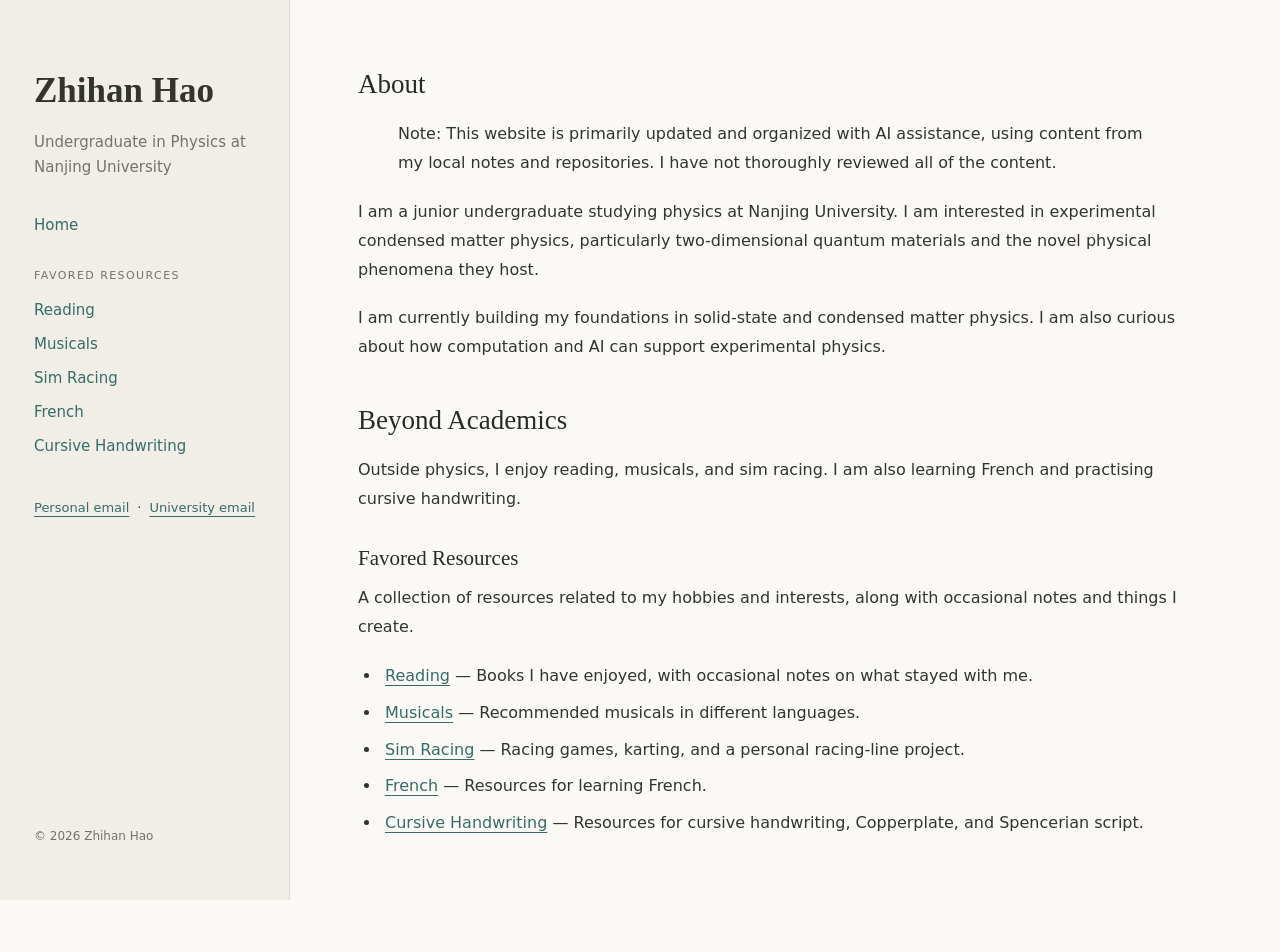
<file: index.html>
<!doctype html>
<html lang="en"><head><meta charset="utf-8"><meta name="viewport" content="width=device-width, initial-scale=1"><meta name="description" content="Zhihan Hao — Physics undergraduate at Nanjing University. Academic interests, reading, and favored resources."><title>Zhihan Hao</title><link rel="stylesheet" href="style.css"></head>
<body><a class="skip" href="#main">Skip to content</a><aside><div class="identity"><a class="name" href="index.html">Zhihan Hao</a><p class="subtitle">Undergraduate in Physics at Nanjing University</p></div><nav aria-label="Main navigation"><a class="nav-home" href="index.html">Home</a><span class="nav-label">Favored Resources</span><a  href="reading.html">Reading</a><a  href="musical.html">Musicals</a><a  href="sim-racing.html">Sim Racing</a><a  href="french.html">French</a><a  href="cursive.html">Cursive Handwriting</a></nav><div class="contacts"><p><a href="mailto:hzh470891@gmail.com">Personal email</a> · <a href="mailto:241503020@smail.nju.edu.cn">University email</a></p></div><p class="footer">© 2026 Zhihan Hao</p></aside><main id="main"><h2 id="about">About</h2>
<blockquote>
<p>Note: This website is primarily updated and organized with AI assistance, using content from my local notes and repositories. I have not thoroughly reviewed all of the content.</p>
</blockquote>
<p>I am a junior undergraduate studying physics at Nanjing University. I am interested in experimental condensed matter physics, particularly two-dimensional quantum materials and the novel physical phenomena they host.</p>
<p>I am currently building my foundations in solid-state and condensed matter physics. I am also curious about how computation and AI can support experimental physics.</p>
<h2 id="beyond-academics">Beyond Academics</h2>
<p>Outside physics, I enjoy reading, musicals, and sim racing. I am also learning French and practising cursive handwriting.</p>
<h3 id="favored-resources">Favored Resources</h3>
<p>A collection of resources related to my hobbies and interests, along with occasional notes and things I create.</p>
<ul>
<li><a href="reading.html">Reading</a> — Books I have enjoyed, with occasional notes on what stayed with me.</li>
<li><a href="musical.html">Musicals</a> — Recommended musicals in different languages.</li>
<li><a href="sim-racing.html">Sim Racing</a> — Racing games, karting, and a personal racing-line project.</li>
<li><a href="french.html">French</a> — Resources for learning French.</li>
<li><a href="cursive.html">Cursive Handwriting</a> — Resources for cursive handwriting, Copperplate, and Spencerian script.</li>
</ul></main></body></html>
</file>
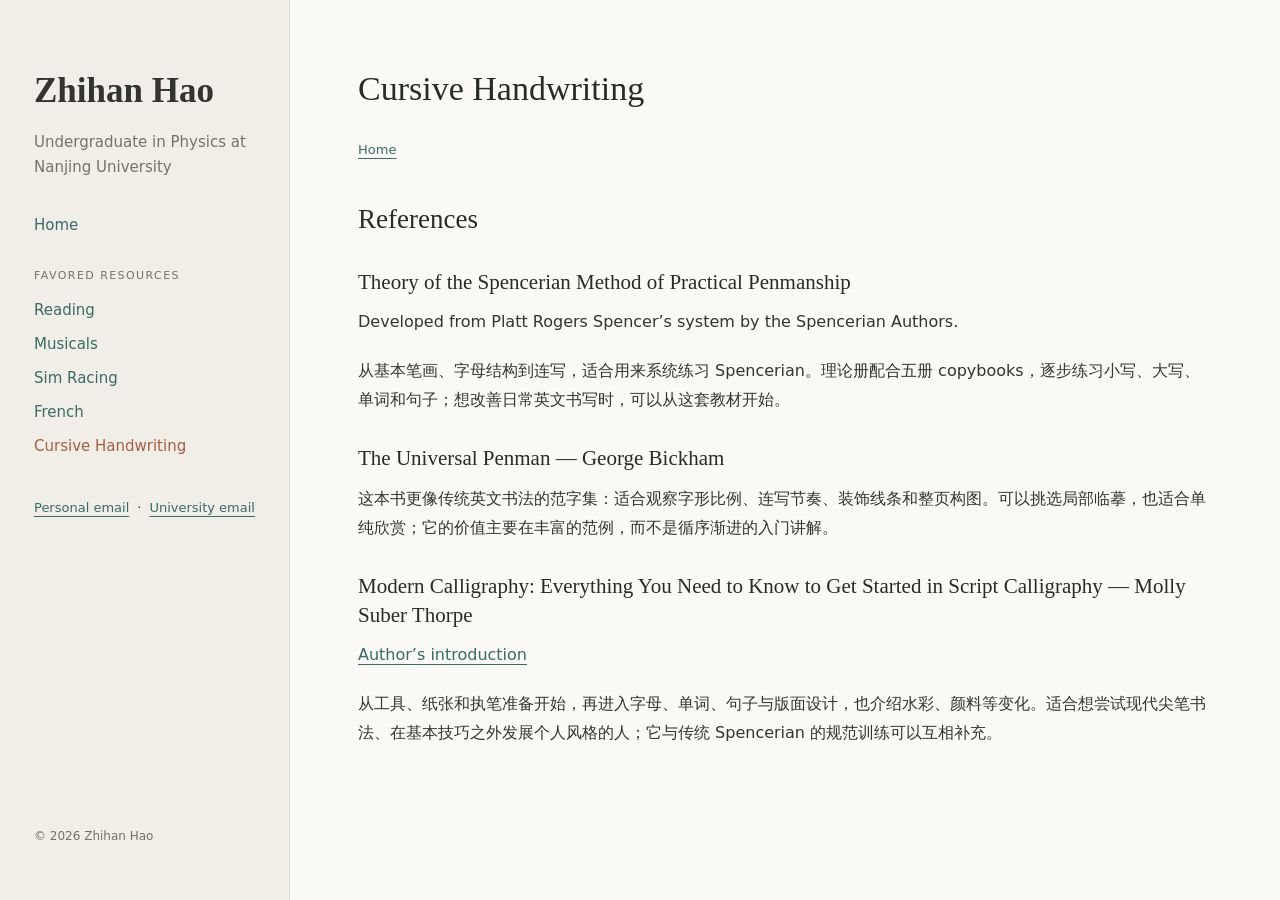
<file: cursive.html>
<!doctype html>
<html lang="en"><head><meta charset="utf-8"><meta name="viewport" content="width=device-width, initial-scale=1"><meta name="description" content="Zhihan Hao — Physics undergraduate at Nanjing University. Academic interests, reading, and favored resources."><title>Cursive Handwriting · Zhihan Hao</title><link rel="stylesheet" href="style.css"></head>
<body><a class="skip" href="#main">Skip to content</a><aside><div class="identity"><a class="name" href="index.html">Zhihan Hao</a><p class="subtitle">Undergraduate in Physics at Nanjing University</p></div><nav aria-label="Main navigation"><a class="nav-home" href="index.html">Home</a><span class="nav-label">Favored Resources</span><a  href="reading.html">Reading</a><a  href="musical.html">Musicals</a><a  href="sim-racing.html">Sim Racing</a><a  href="french.html">French</a><a aria-current="page" href="cursive.html">Cursive Handwriting</a></nav><div class="contacts"><p><a href="mailto:hzh470891@gmail.com">Personal email</a> · <a href="mailto:241503020@smail.nju.edu.cn">University email</a></p></div><p class="footer">© 2026 Zhihan Hao</p></aside><main id="main"><h1 id="cursive-handwriting">Cursive Handwriting</h1>
<p><a href="index.html#favored-resources">Home</a></p>
<h2 id="references">References</h2>
<h3 id="theory-of-the-spencerian-method-of-practical-penmanship">Theory of the Spencerian Method of Practical Penmanship</h3>
<p>Developed from Platt Rogers Spencer’s system by the Spencerian Authors.</p>
<p>从基本笔画、字母结构到连写，适合用来系统练习 Spencerian。理论册配合五册 copybooks，逐步练习小写、大写、单词和句子；想改善日常英文书写时，可以从这套教材开始。</p>
<h3 id="the-universal-penman-george-bickham">The Universal Penman — George Bickham</h3>
<p>这本书更像传统英文书法的范字集：适合观察字形比例、连写节奏、装饰线条和整页构图。可以挑选局部临摹，也适合单纯欣赏；它的价值主要在丰富的范例，而不是循序渐进的入门讲解。</p>
<h3 id="modern-calligraphy-everything-you-need-to-know-to-get-started-in-script-calligraphy-molly-suber-thorpe">Modern Calligraphy: Everything You Need to Know to Get Started in Script Calligraphy — Molly Suber Thorpe</h3>
<p><a href="https://mollysuberthorpe.com/shop/p/modern-calligraphy-book">Author’s introduction</a></p>
<p>从工具、纸张和执笔准备开始，再进入字母、单词、句子与版面设计，也介绍水彩、颜料等变化。适合想尝试现代尖笔书法、在基本技巧之外发展个人风格的人；它与传统 Spencerian 的规范训练可以互相补充。</p></main></body></html>
</file>
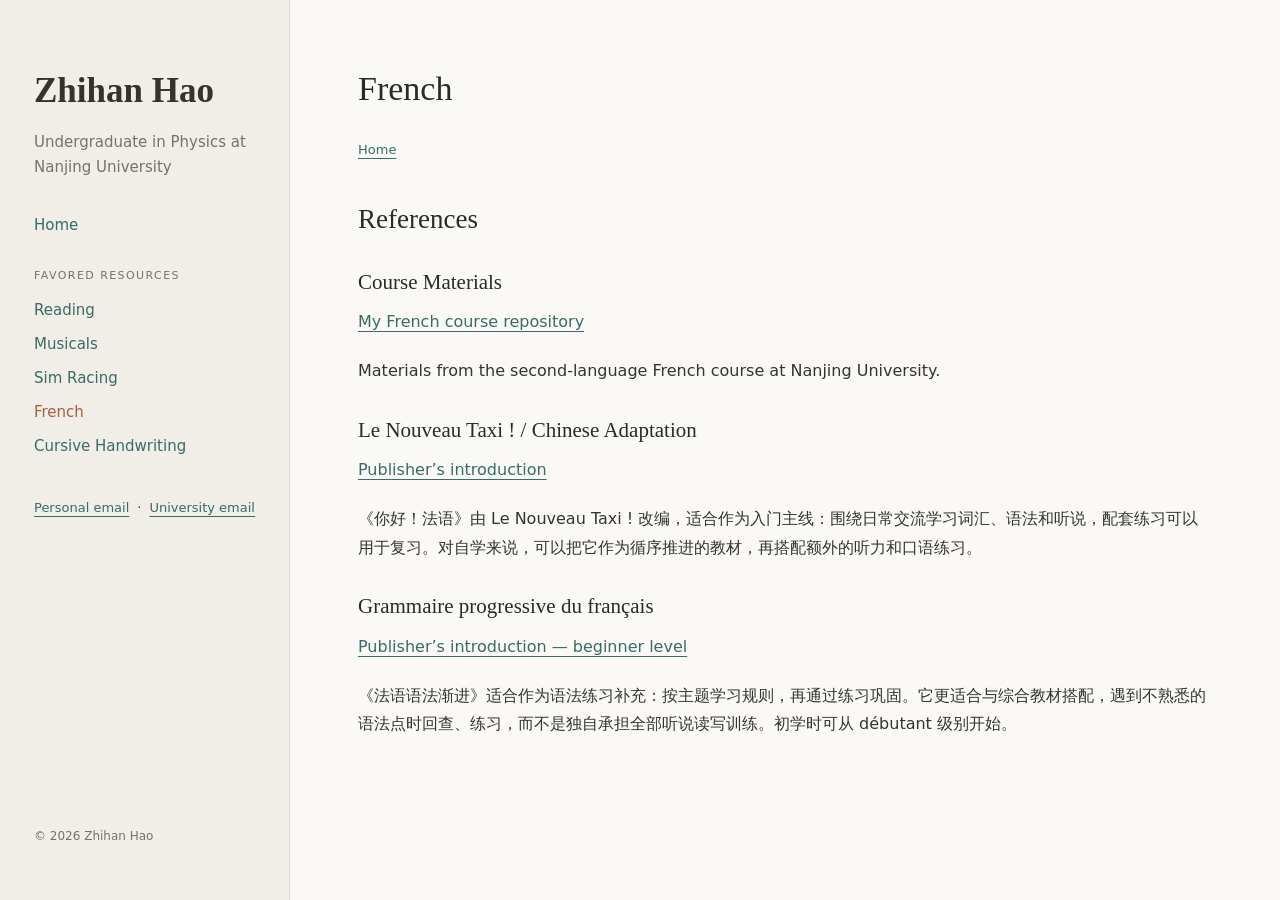
<file: french.html>
<!doctype html>
<html lang="en"><head><meta charset="utf-8"><meta name="viewport" content="width=device-width, initial-scale=1"><meta name="description" content="Zhihan Hao — Physics undergraduate at Nanjing University. Academic interests, reading, and favored resources."><title>French · Zhihan Hao</title><link rel="stylesheet" href="style.css"></head>
<body><a class="skip" href="#main">Skip to content</a><aside><div class="identity"><a class="name" href="index.html">Zhihan Hao</a><p class="subtitle">Undergraduate in Physics at Nanjing University</p></div><nav aria-label="Main navigation"><a class="nav-home" href="index.html">Home</a><span class="nav-label">Favored Resources</span><a  href="reading.html">Reading</a><a  href="musical.html">Musicals</a><a  href="sim-racing.html">Sim Racing</a><a aria-current="page" href="french.html">French</a><a  href="cursive.html">Cursive Handwriting</a></nav><div class="contacts"><p><a href="mailto:hzh470891@gmail.com">Personal email</a> · <a href="mailto:241503020@smail.nju.edu.cn">University email</a></p></div><p class="footer">© 2026 Zhihan Hao</p></aside><main id="main"><h1 id="french">French</h1>
<p><a href="index.html#favored-resources">Home</a></p>
<h2 id="references">References</h2>
<h3 id="course-materials">Course Materials</h3>
<p><a href="https://github.com/Hazeyuh/2nd-language-French">My French course repository</a></p>
<p>Materials from the second-language French course at Nanjing University.</p>
<h3 id="le-nouveau-taxi-chinese-adaptation">Le Nouveau Taxi ! / Chinese Adaptation</h3>
<p><a href="https://mlp.fltrp.com/wys/bookstore/detail?id=1152&amp;amp;mid=">Publisher’s introduction</a></p>
<p>《你好！法语》由 Le Nouveau Taxi ! 改编，适合作为入门主线：围绕日常交流学习词汇、语法和听说，配套练习可以用于复习。对自学来说，可以把它作为循序推进的教材，再搭配额外的听力和口语练习。</p>
<h3 id="grammaire-progressive-du-francais">Grammaire progressive du français</h3>
<p><a href="https://www.cle-international.com/grammaire-progressive-du-francais-niveau-debutant-a1-livre-audio-telechargeable-appli-web-9782090398502">Publisher’s introduction — beginner level</a></p>
<p>《法语语法渐进》适合作为语法练习补充：按主题学习规则，再通过练习巩固。它更适合与综合教材搭配，遇到不熟悉的语法点时回查、练习，而不是独自承担全部听说读写训练。初学时可从 débutant 级别开始。</p></main></body></html>
</file>
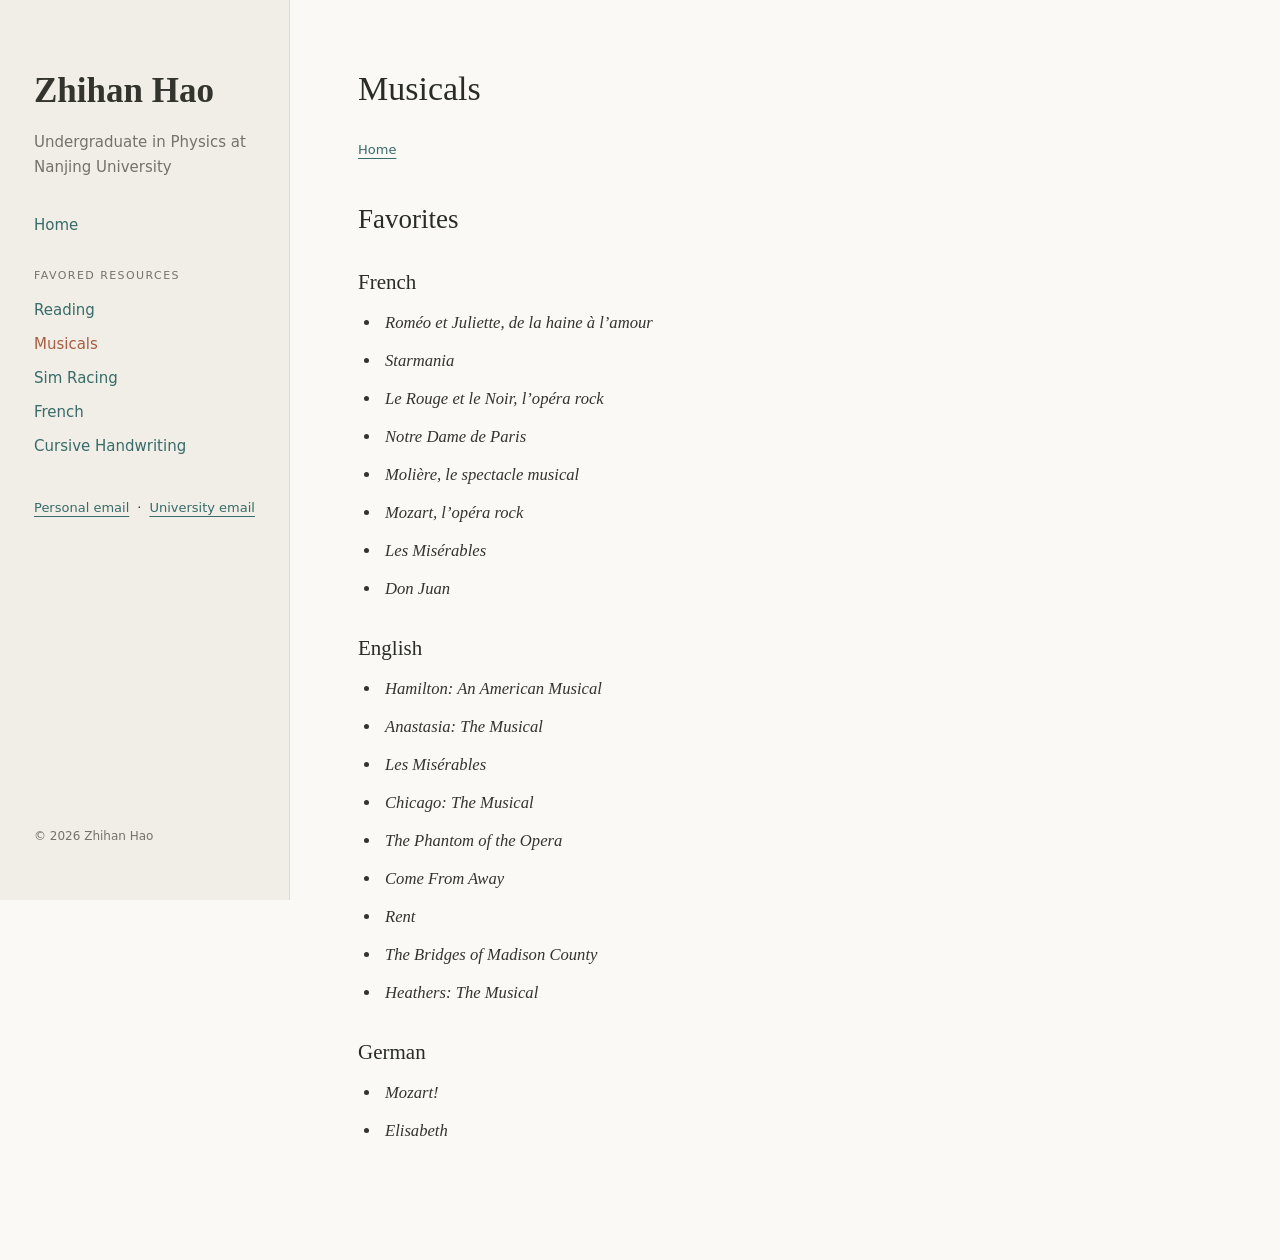
<file: musical.html>
<!doctype html>
<html lang="en"><head><meta charset="utf-8"><meta name="viewport" content="width=device-width, initial-scale=1"><meta name="description" content="Zhihan Hao — Physics undergraduate at Nanjing University. Academic interests, reading, and favored resources."><title>Musicals · Zhihan Hao</title><link rel="stylesheet" href="style.css"></head>
<body><a class="skip" href="#main">Skip to content</a><aside><div class="identity"><a class="name" href="index.html">Zhihan Hao</a><p class="subtitle">Undergraduate in Physics at Nanjing University</p></div><nav aria-label="Main navigation"><a class="nav-home" href="index.html">Home</a><span class="nav-label">Favored Resources</span><a  href="reading.html">Reading</a><a aria-current="page" href="musical.html">Musicals</a><a  href="sim-racing.html">Sim Racing</a><a  href="french.html">French</a><a  href="cursive.html">Cursive Handwriting</a></nav><div class="contacts"><p><a href="mailto:hzh470891@gmail.com">Personal email</a> · <a href="mailto:241503020@smail.nju.edu.cn">University email</a></p></div><p class="footer">© 2026 Zhihan Hao</p></aside><main id="main"><h1 id="musicals">Musicals</h1>
<p><a href="index.html#favored-resources">Home</a></p>
<h2 id="favorites">Favorites</h2>
<h3 id="french">French</h3>
<ul>
<li><em>Roméo et Juliette, de la haine à l’amour</em></li>
<li><em>Starmania</em></li>
<li><em>Le Rouge et le Noir, l’opéra rock</em></li>
<li><em>Notre Dame de Paris</em></li>
<li><em>Molière, le spectacle musical</em></li>
<li><em>Mozart, l’opéra rock</em></li>
<li><em>Les Misérables</em></li>
<li><em>Don Juan</em></li>
</ul>
<h3 id="english">English</h3>
<ul>
<li><em>Hamilton: An American Musical</em></li>
<li><em>Anastasia: The Musical</em></li>
<li><em>Les Misérables</em></li>
<li><em>Chicago: The Musical</em></li>
<li><em>The Phantom of the Opera</em></li>
<li><em>Come From Away</em></li>
<li><em>Rent</em></li>
<li><em>The Bridges of Madison County</em></li>
<li><em>Heathers: The Musical</em></li>
</ul>
<h3 id="german">German</h3>
<ul>
<li><em>Mozart!</em></li>
<li><em>Elisabeth</em></li>
</ul></main></body></html>
</file>
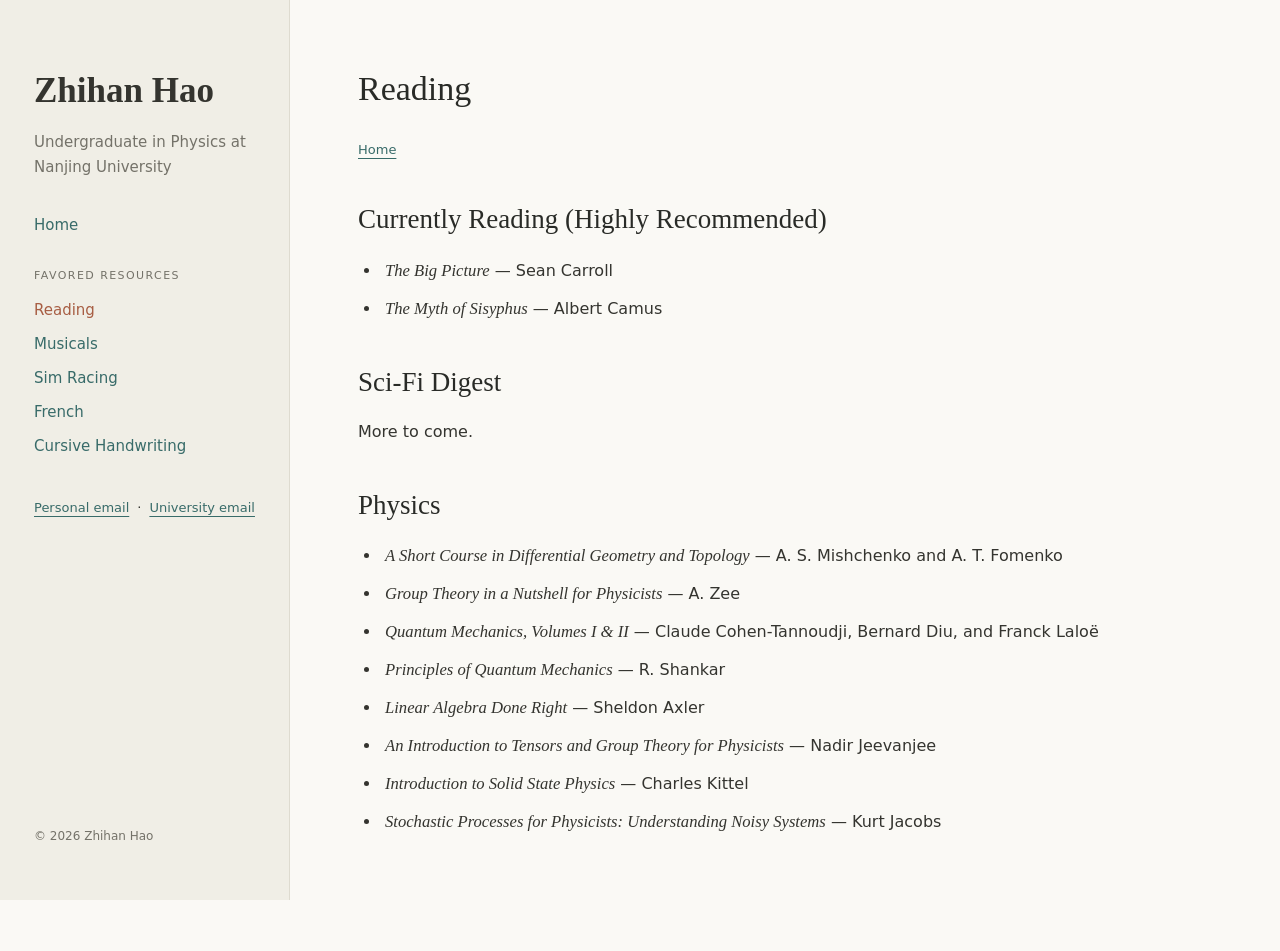
<file: reading.html>
<!doctype html>
<html lang="en"><head><meta charset="utf-8"><meta name="viewport" content="width=device-width, initial-scale=1"><meta name="description" content="Zhihan Hao — Physics undergraduate at Nanjing University. Academic interests, reading, and favored resources."><title>Reading · Zhihan Hao</title><link rel="stylesheet" href="style.css"></head>
<body><a class="skip" href="#main">Skip to content</a><aside><div class="identity"><a class="name" href="index.html">Zhihan Hao</a><p class="subtitle">Undergraduate in Physics at Nanjing University</p></div><nav aria-label="Main navigation"><a class="nav-home" href="index.html">Home</a><span class="nav-label">Favored Resources</span><a aria-current="page" href="reading.html">Reading</a><a  href="musical.html">Musicals</a><a  href="sim-racing.html">Sim Racing</a><a  href="french.html">French</a><a  href="cursive.html">Cursive Handwriting</a></nav><div class="contacts"><p><a href="mailto:hzh470891@gmail.com">Personal email</a> · <a href="mailto:241503020@smail.nju.edu.cn">University email</a></p></div><p class="footer">© 2026 Zhihan Hao</p></aside><main id="main"><h1 id="reading">Reading</h1>
<p><a href="index.html#favored-resources">Home</a></p>
<h2 id="currently-reading-highly-recommended">Currently Reading (Highly Recommended)</h2>
<ul>
<li><em>The Big Picture</em> — Sean Carroll</li>
<li><em>The Myth of Sisyphus</em> — Albert Camus</li>
</ul>
<h2 id="sci-fi-digest">Sci-Fi Digest</h2>
<p>More to come.</p>
<h2 id="physics">Physics</h2>
<ul>
<li><em>A Short Course in Differential Geometry and Topology</em> — A. S. Mishchenko and A. T. Fomenko</li>
<li><em>Group Theory in a Nutshell for Physicists</em> — A. Zee</li>
<li><em>Quantum Mechanics, Volumes I &amp; II</em> — Claude Cohen-Tannoudji, Bernard Diu, and Franck Laloë</li>
<li><em>Principles of Quantum Mechanics</em> — R. Shankar</li>
<li><em>Linear Algebra Done Right</em> — Sheldon Axler</li>
<li><em>An Introduction to Tensors and Group Theory for Physicists</em> — Nadir Jeevanjee</li>
<li><em>Introduction to Solid State Physics</em> — Charles Kittel</li>
<li><em>Stochastic Processes for Physicists: Understanding Noisy Systems</em> — Kurt Jacobs</li>
</ul></main></body></html>
</file>
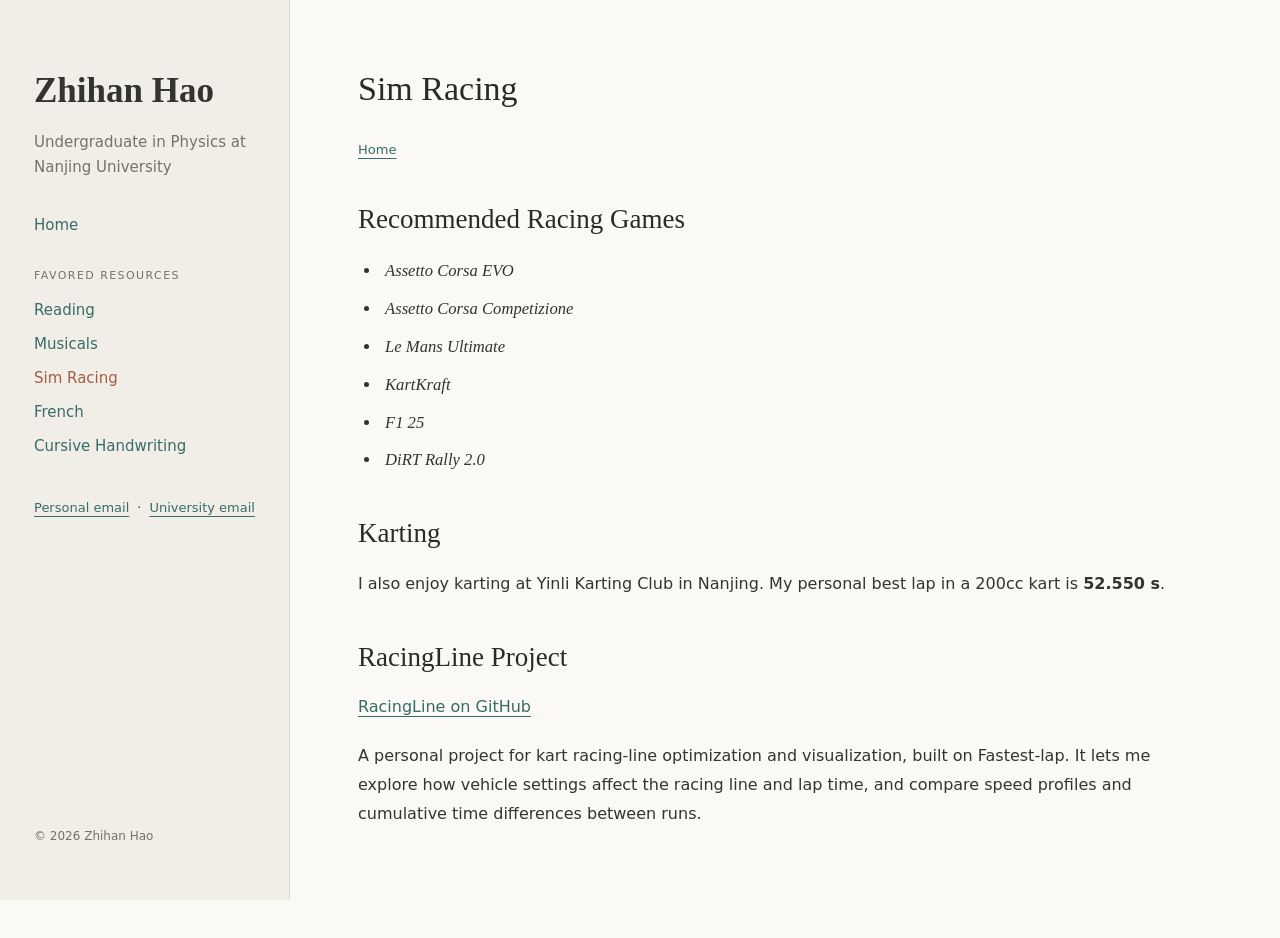
<file: sim-racing.html>
<!doctype html>
<html lang="en"><head><meta charset="utf-8"><meta name="viewport" content="width=device-width, initial-scale=1"><meta name="description" content="Zhihan Hao — Physics undergraduate at Nanjing University. Academic interests, reading, and favored resources."><title>Sim Racing · Zhihan Hao</title><link rel="stylesheet" href="style.css"></head>
<body><a class="skip" href="#main">Skip to content</a><aside><div class="identity"><a class="name" href="index.html">Zhihan Hao</a><p class="subtitle">Undergraduate in Physics at Nanjing University</p></div><nav aria-label="Main navigation"><a class="nav-home" href="index.html">Home</a><span class="nav-label">Favored Resources</span><a  href="reading.html">Reading</a><a  href="musical.html">Musicals</a><a aria-current="page" href="sim-racing.html">Sim Racing</a><a  href="french.html">French</a><a  href="cursive.html">Cursive Handwriting</a></nav><div class="contacts"><p><a href="mailto:hzh470891@gmail.com">Personal email</a> · <a href="mailto:241503020@smail.nju.edu.cn">University email</a></p></div><p class="footer">© 2026 Zhihan Hao</p></aside><main id="main"><h1 id="sim-racing">Sim Racing</h1>
<p><a href="index.html#favored-resources">Home</a></p>
<h2 id="recommended-racing-games">Recommended Racing Games</h2>
<ul>
<li><em>Assetto Corsa EVO</em></li>
<li><em>Assetto Corsa Competizione</em></li>
<li><em>Le Mans Ultimate</em></li>
<li><em>KartKraft</em></li>
<li><em>F1 25</em></li>
<li><em>DiRT Rally 2.0</em></li>
</ul>
<h2 id="karting">Karting</h2>
<p>I also enjoy karting at Yinli Karting Club in Nanjing. My personal best lap in a 200cc kart is <strong>52.550 s</strong>.</p>
<h2 id="racingline-project">RacingLine Project</h2>
<p><a href="https://github.com/Hazeyuh/RacingLine">RacingLine on GitHub</a></p>
<p>A personal project for kart racing-line optimization and visualization, built on Fastest-lap. It lets me explore how vehicle settings affect the racing line and lap time, and compare speed profiles and cumulative time differences between runs.</p></main></body></html>
</file>
<file: style.css>
:root{color-scheme:light;--paper:#faf9f5;--side:#f0eee6;--ink:#34342f;--muted:#747269;--link:#386b69;--accent:#a75d43;--line:#dedbd0}*{box-sizing:border-box}html{scroll-behavior:smooth}body{margin:0;background:var(--paper);color:var(--ink);font-family:system-ui,-apple-system,BlinkMacSystemFont,"Segoe UI","Noto Sans CJK SC",sans-serif;font-size:16px;line-height:1.8}a{color:var(--link);text-decoration-thickness:1px;text-underline-offset:4px}a:hover{color:var(--accent)}aside{position:fixed;inset:0 auto 0 0;width:290px;padding:70px 34px 32px;background:var(--side);border-right:1px solid var(--line);display:flex;flex-direction:column}.name{font-family:Georgia,"Times New Roman",serif;font-size:35px;font-weight:600;line-height:1.2;color:var(--ink);text-decoration:none}.subtitle{color:var(--muted);font-size:15px;line-height:1.65;margin:18px 0 32px}nav{display:flex;flex-direction:column;align-items:flex-start;gap:7px}nav a{text-decoration:none;font-size:15px}nav a[aria-current=page]{color:var(--accent)}.nav-label{font-size:11px;text-transform:uppercase;letter-spacing:.13em;color:var(--muted);margin:20px 0 5px}.contacts{margin-top:36px;font-size:13px}.contacts p{display:flex;flex-wrap:wrap;gap:8px}.footer{margin-top:auto;padding-top:40px;font-size:12px;color:var(--muted)}main{margin-left:290px;max-width:1070px;padding:66px 68px 90px}h1,h2,h3{font-family:Georgia,"Times New Roman",serif;font-weight:500;line-height:1.35;color:#292b27}h1{font-size:34px;margin:0 0 26px}h2{font-size:27px;margin:40px 0 18px}h3{font-size:21px;margin:30px 0 12px}main>h2:first-child{margin-top:0}p{margin:0 0 20px}ul{padding-left:23px;margin:12px 0 24px}li{padding-left:4px;margin:8px 0}em{font-family:Georgia,"Times New Roman",serif;font-size:1.04em}main>p:first-of-type:has(a[href*="index.html"]){font-size:13px;color:var(--muted)}.skip{position:fixed;top:-100px;left:20px;background:var(--paper);padding:10px;z-index:2}.skip:focus{top:10px}a:focus-visible{outline:2px solid var(--accent);outline-offset:5px}@media(max-width:760px){aside{position:static;width:auto;padding:30px 25px 22px;border-right:0;border-bottom:1px solid var(--line)}.name{font-size:30px}.subtitle{margin:10px 0 18px}nav{flex-direction:row;flex-wrap:wrap;gap:8px 18px}.nav-label{flex-basis:100%;margin:8px 0 0}.contacts{margin-top:18px}.contacts p{margin-bottom:0}.footer{display:none}main{margin-left:0;padding:32px 25px 60px}h1{font-size:30px}h2{font-size:25px}h3{font-size:20px}}@media(prefers-reduced-motion:reduce){html{scroll-behavior:auto}}
</file>
